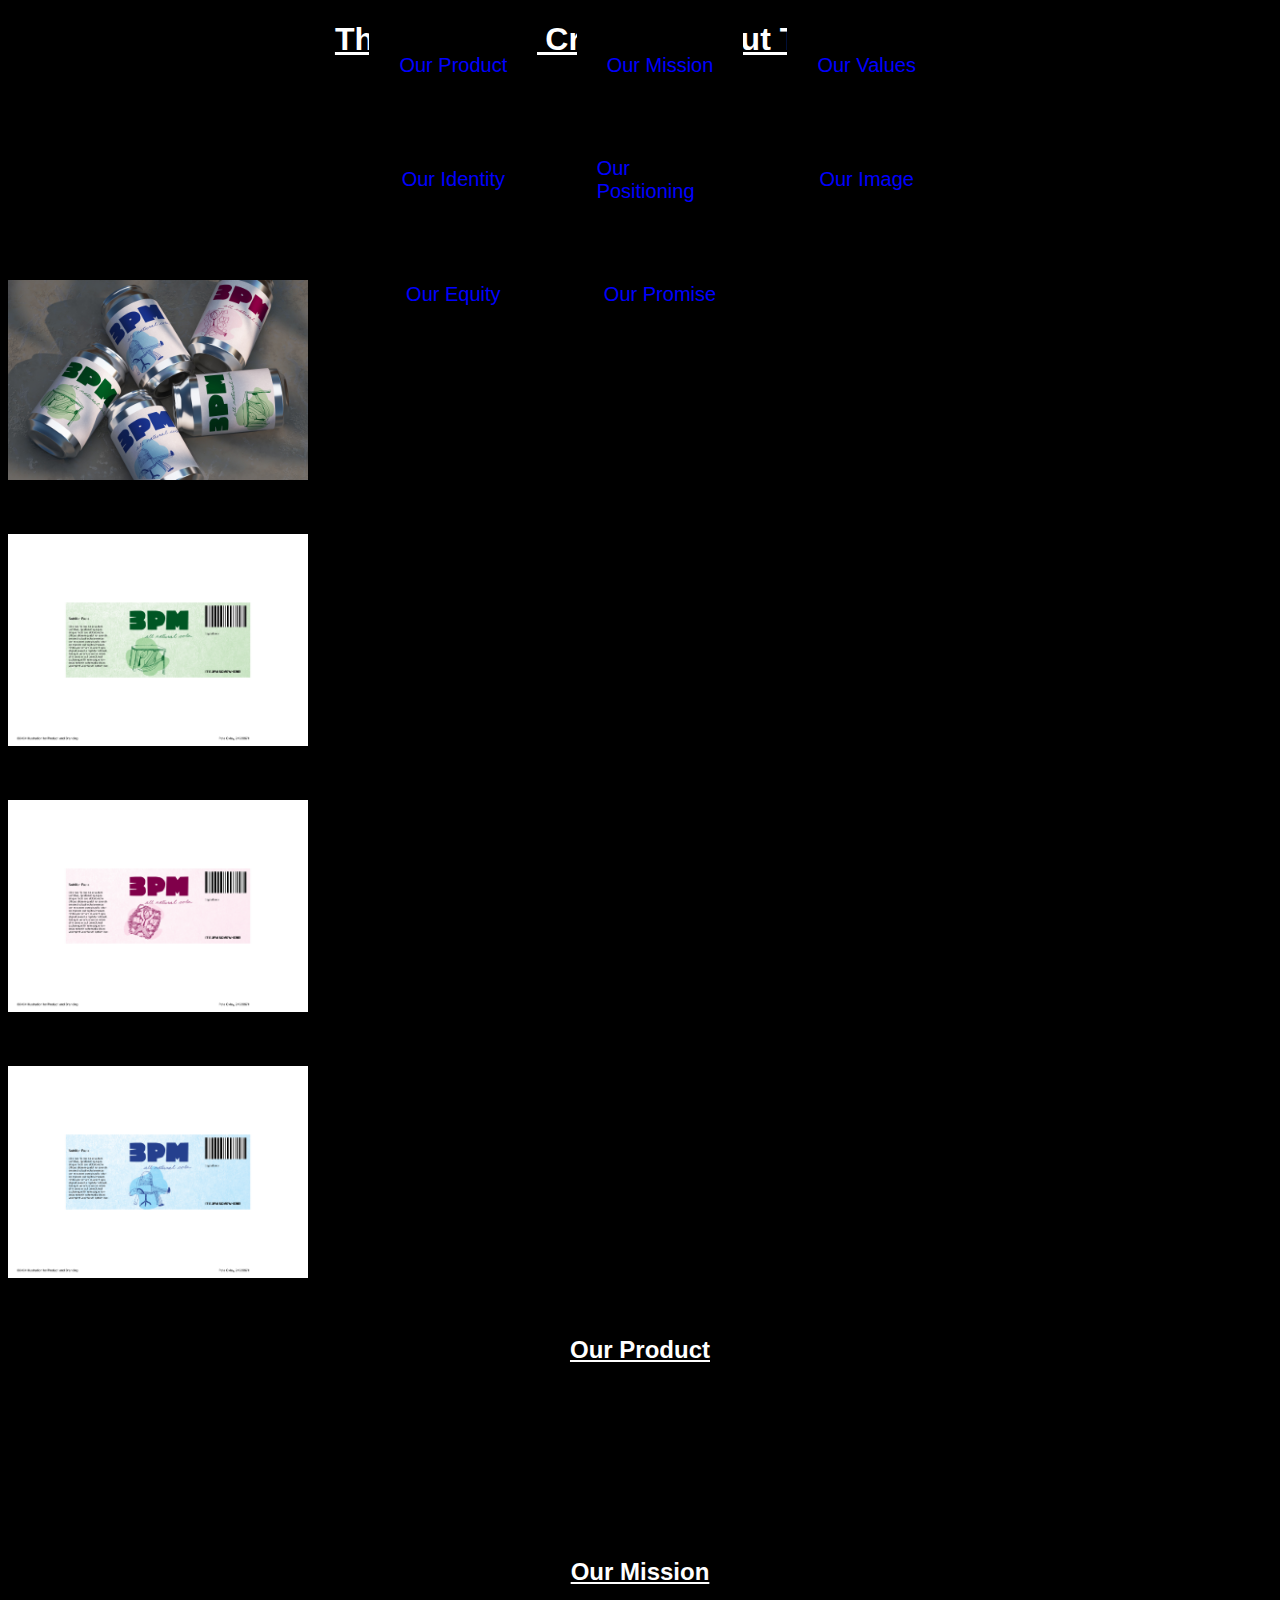
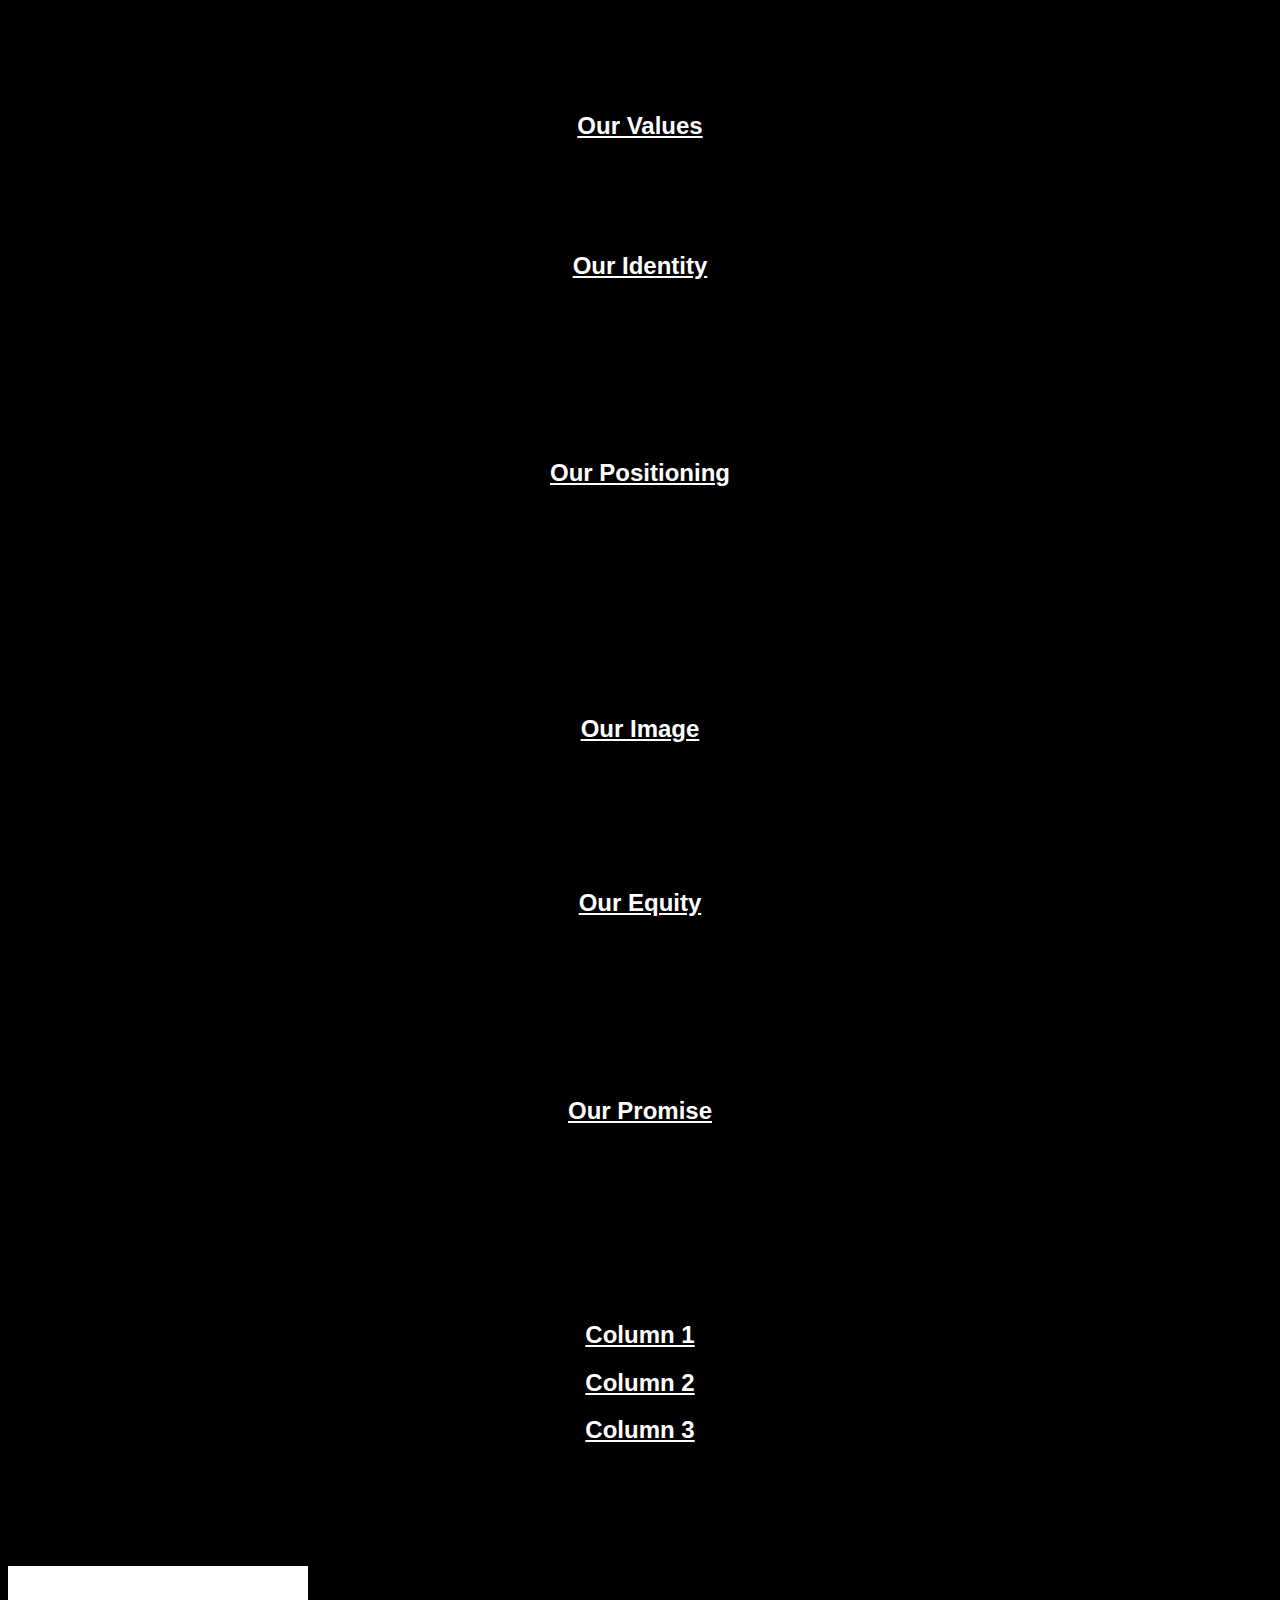
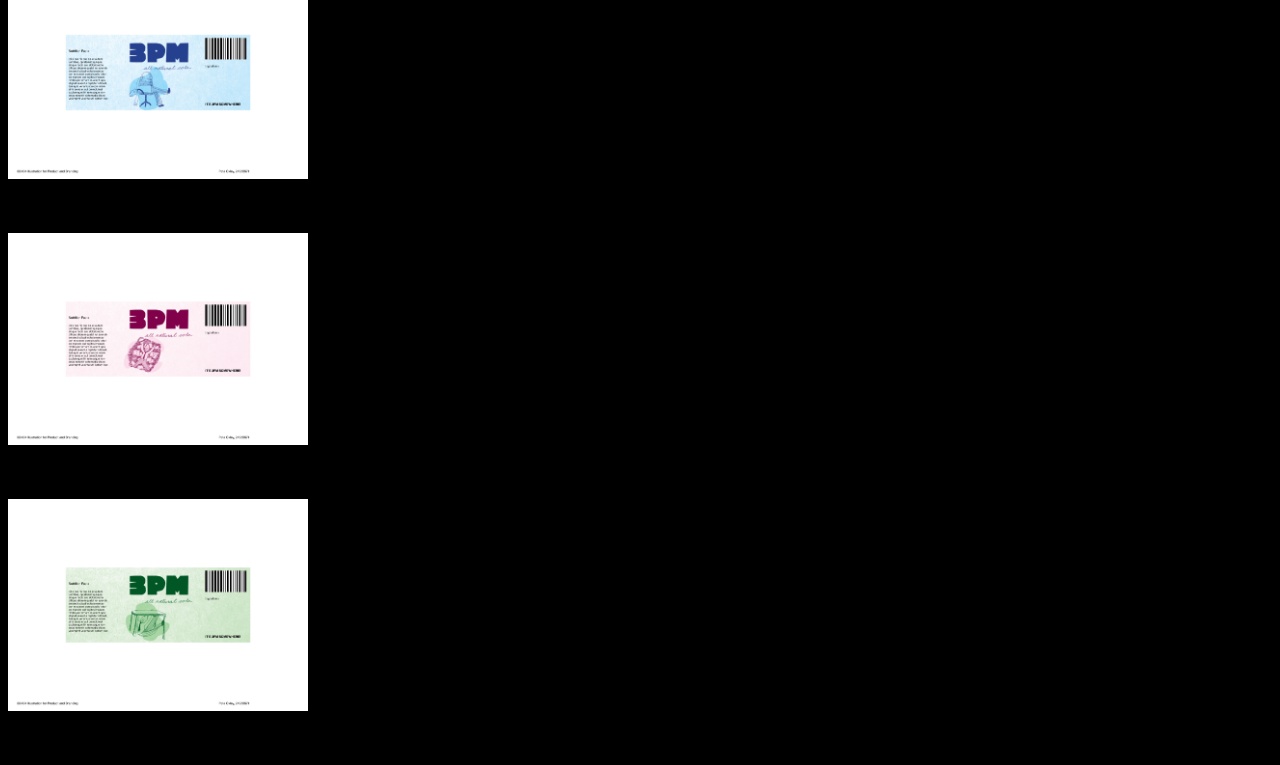
<file: web/index.html>
<!DOCTYPE html>
<html lang="en">
    <head>
        <meta charset="UTF-8">
        <meta name="viewport" content="width=device-width, initial-scale=1.0">
        <meta name="keywords" content="3pm, Healthy Cola, Beverage">
        <meta name="description" content="3pm. The Cola You Crave, Without The Crash.">
        <meta name="author" content="Peta Oxley">
        <title>3PM BEVERAGES</title>
        <link rel="stylesheet" href="css/style.css">
    </head>
 <body>
        <header>
            <h1>The Cola You Crave, Without The Crash.</h1>
            <nav>
            <ul>
                <li><a href="#product">Our Product</a></li>
                <li><a href="#mission">Our Mission</a></li>
                <li><a href="#values">Our Values</a></li>
                <li><a href="#identity">Our Identity</a></li>
                 <li><a href="#positioning">Our Positioning</a></li>
                <li><a href="#image">Our Image</a></li>
                 <li><a href="#equity">Our Equity</a></li>
                <li><a href="#promise">Our Promise</a></li>
            </ul>
        </nav>
        </header>
        
        <main>
            <section>
                <div class="item">
                    <img src="images/mockup.jpg" alt="Mockup of 3pm Cans">
                    <p>Mockup of 3pm Beverage Cans.</p>
                </div>
                <div class="item">
                    <img src="images/green1.png" alt="Green Can Label Mockup">
                    <p>Green Can Label Mockup.</p>
                </div>
                <div class="item">
                    <img src="images/berry2.png" alt="Berry Can Label Mockup">
                    <p>Berry Can Label Mockup.</p>
                </div>
                  <div class="item">
                    <img src="images/blue3.png" alt="Blue Can Label Mockup">
                    <p>Blue Can Label Mockup.</p>
            </section>
                
        
            </section>
                <section>
                    <section id="product">
                        <h2>Our Product</h2>  
                        <p> <em>Classic Cola Flavour, Cleaned Up. </em></p>
                        <p> At 3PM, cravings hit differently. That moment in the afternoon when you want something cold, fizzy, and familiar — but not loaded with artificial junk.</p>
                        <p> So we made the drink you already love, cleaner. </p>
                        <p> Bold cola taste. Zero sugar. No shady chemicals.</p>
                        <p> Better choices, bottled.</p>
                    </section>
                    <section id="mission">
                        <h2>Our Mission</h2>
                        <p> <em>Make better the default</em></p>
                        <p>Our mission is to reimagine everyday indulgences so people don’t have to choose between what tastes good and what feels good.</p>
                        <p>We believe healthier options shouldn’t feel like a sacrifice — they should feel obvious. </p>
                    </section>
                    <section id="values">
                        <h2>Our Values</h2>
                        <ul>
                            <li><strong>Transparency. </strong> What’s inside matters. We’re clear about our ingredients and why they’re there.</li>
                            <li><strong>Simplicity. </strong> If it doesn’t improve taste or wellbeing, it doesn’t belong.</li>
                            <li><strong>Progress. </strong> We challenge outdated formulas and industry norms, because “that’s how it’s always been done” isn’t good enough.</li>
                            <li><strong>Enjoyment. </strong> Healthier doesn’t mean boring. Flavor comes first.</li>
                        </ul>
                    </section>
                      <section id="identity">
                        <h2>Our Identity</h2>
                        <p>3PM doesn’t shout. It doesn’t guilt.</p>
                        <p>It simply offers a better option. </p>
                          <ul>
                              <li><strong>Tone.</strong>Confident, modern, and honest.</li>
                              <li><strong>Personality.</strong>Calm, smart, and slightly rebellious.</li>
                              <li><strong>Look and Feel.</strong>Minimal, premium, and high-contrast.</li>
                              <li><strong>Voice.</strong>Direct, refreshing, and never preachy.</li>
                          </ul>
                    </section>
                      <section id="positioning">
                        <h2>Our Positioning</h2>
                        <p>For people who love soda, and read labels.</p>
                        <p>3PM sits at the intersection of indulgence and intention.</p>
                        <p>It’s for people who want the nostalgia of cola with the mindset of modern wellness. </p>
                        <p>Not a diet drink.</p>
                        <p>Not a health fad.</p>
                        <p>A smarter evolution of a classic.</p>
                    </section>
                      </section>
                      <section id="image">
                        <h2>Our Image</h2>
                        <p>It feels like the drink you reach for at 3PM — when energy dips, cravings hit, and balance matters.</p>
                          <ul>
                              <li>Clean but not clinical.</li>
                              <li>Premium but approachable.</li>
                              <li>Health-aware without being “wellness-obsessed”</li>
                              <li>Familiar, yet forward-thinking.</li>
                          </ul>
                    </section>
                      </section>
                      <section id="equity">
                        <h2>Our Equity</h2>
                        <p>It's not a trendy drink, its a staple.</p>
                        <p>We build trust with our customers through:</p>
                          <ul>
                              <li>Ingredient integrity.</li>
                              <li>Consistent taste experience.</li>
                              <li>Clear messaging.</li>
                              <li>Long-term lifestyle relevance.</li>
                          </ul>
                    </section>
                  </section>
                      <section id="promise">
                        <h2>Our Promise</h2>
                        <p>If it doesn't taste premium, it doesn't ship.</p>
                        <p>We promise:</p>
                          <ul>
                              <li>Cola flavor you actually want.</li>
                              <li>Ingredients you can feel good about.</li>
                              <li>No hidden trade-offs.</li>
                          </ul>
                          <p>Same ritual, better outcome.</p>
                    </section>

                    <section class="grid1">
                        <h2>Column 1</h2>
                        <h2>Column 2</h2>
                        <h2>Column 3</h2>
                        <p>This is the column 1 section of the website.</p>

                        <p>This is the column 2 section of the website.</p>

                        <p>This is the column 3 section of the website.</p>
                    </section>
                </section>
                <section>
                    <section class="grid2">
                        <div class="item">
                            <img src="images/blue3.png" alt="Blue Can Mockup.">
                            <p>Blue Can Mockup..</p>
                        </div>
                        <div class="item">
                            <img src="images/berry2.png" alt="Berry Can Mockup.">
                            <p>Berry Can Mockup.</p>
                        </div>
                        <div class="item">
                            <img src="images/green1.png" alt="Green Can Mockup.">
                            <p>Green Can Mockup.</p>
                        </div>
                    </section>
                </section>
            
            
            
        </main>
    </body>
</html>
</file>
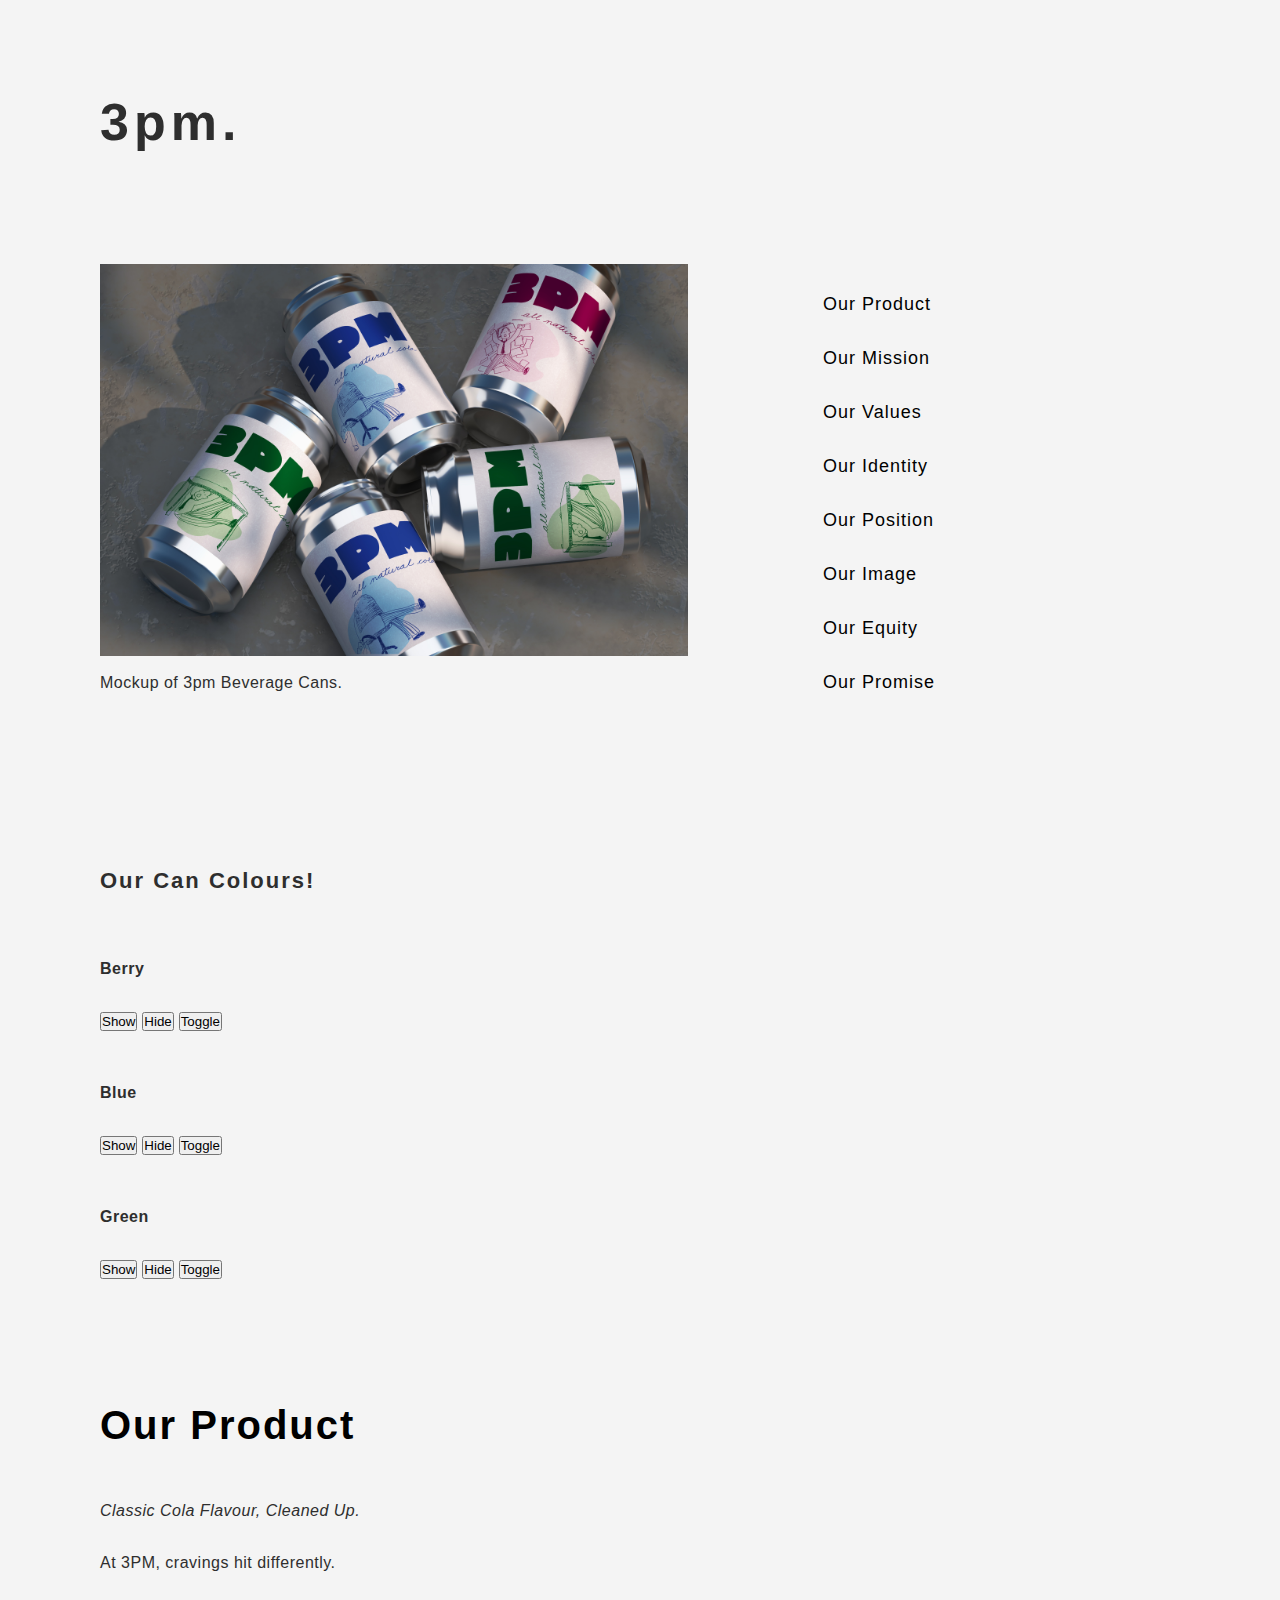
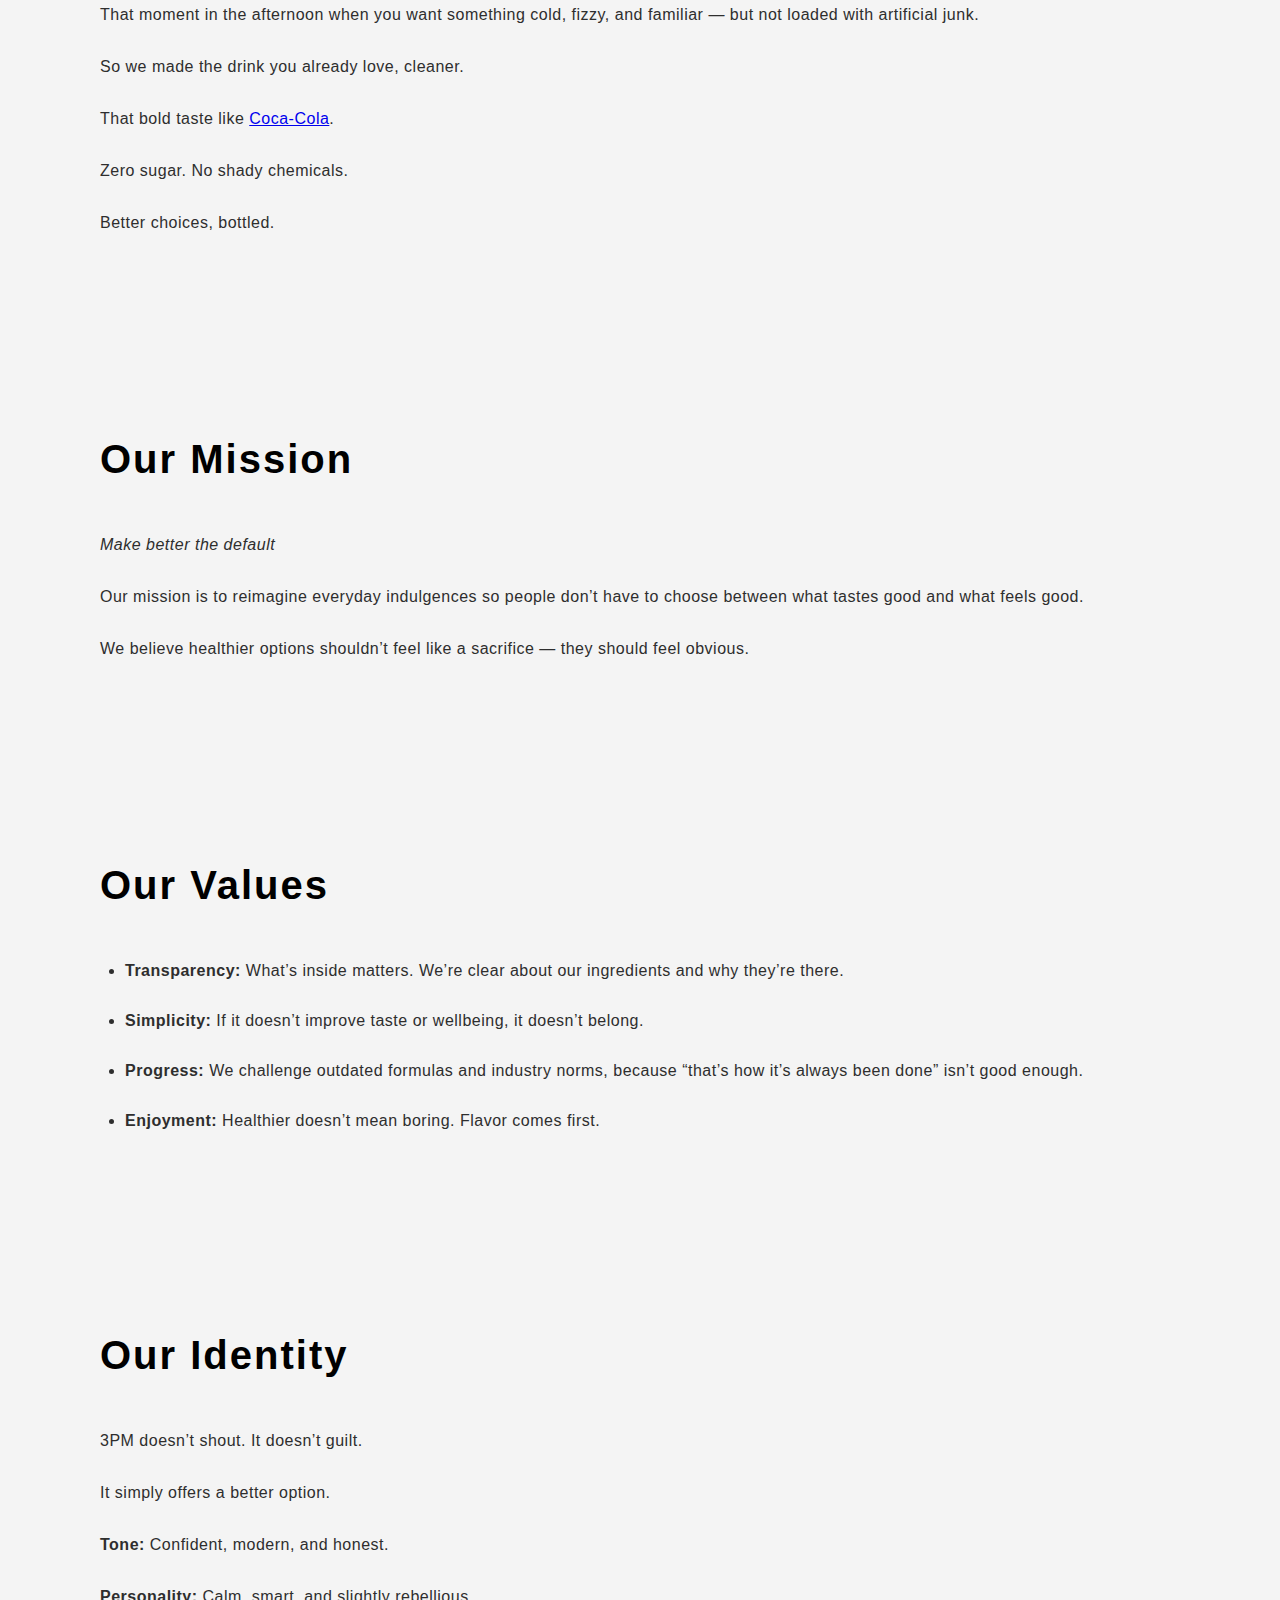
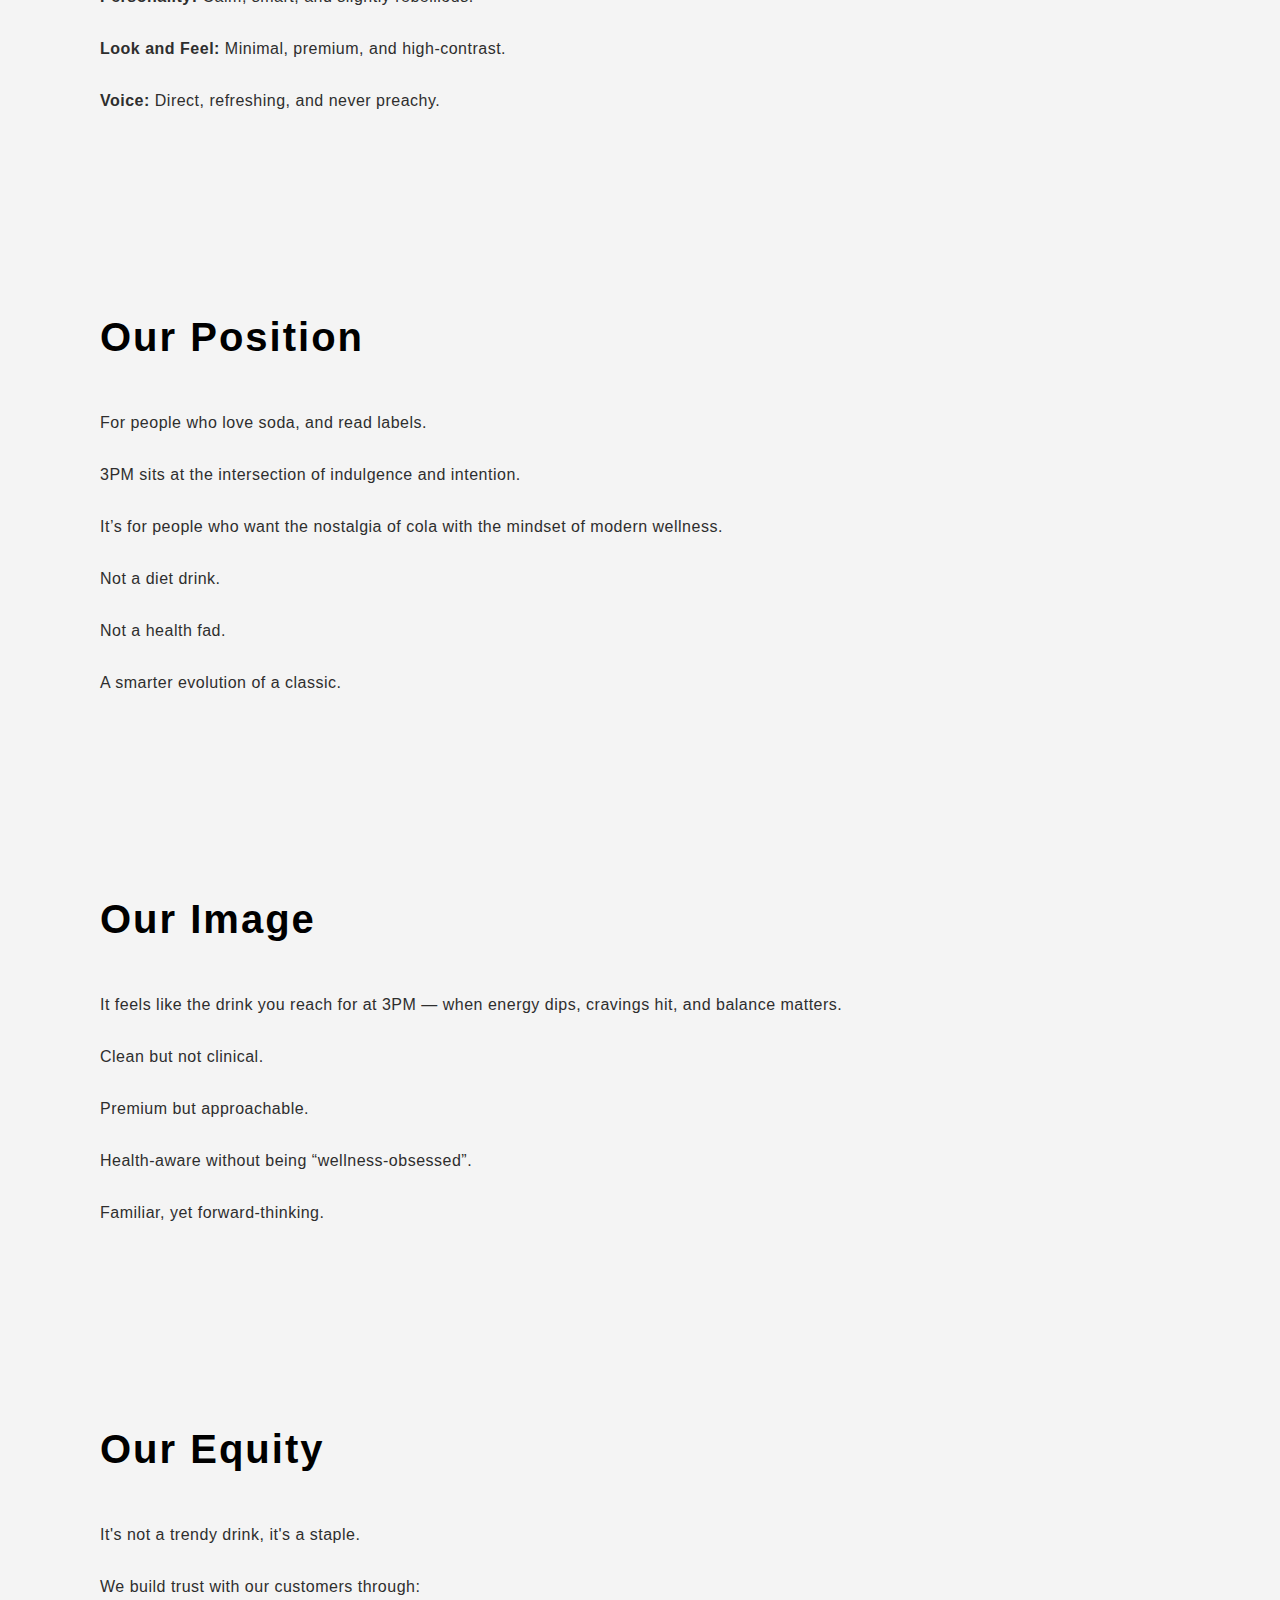
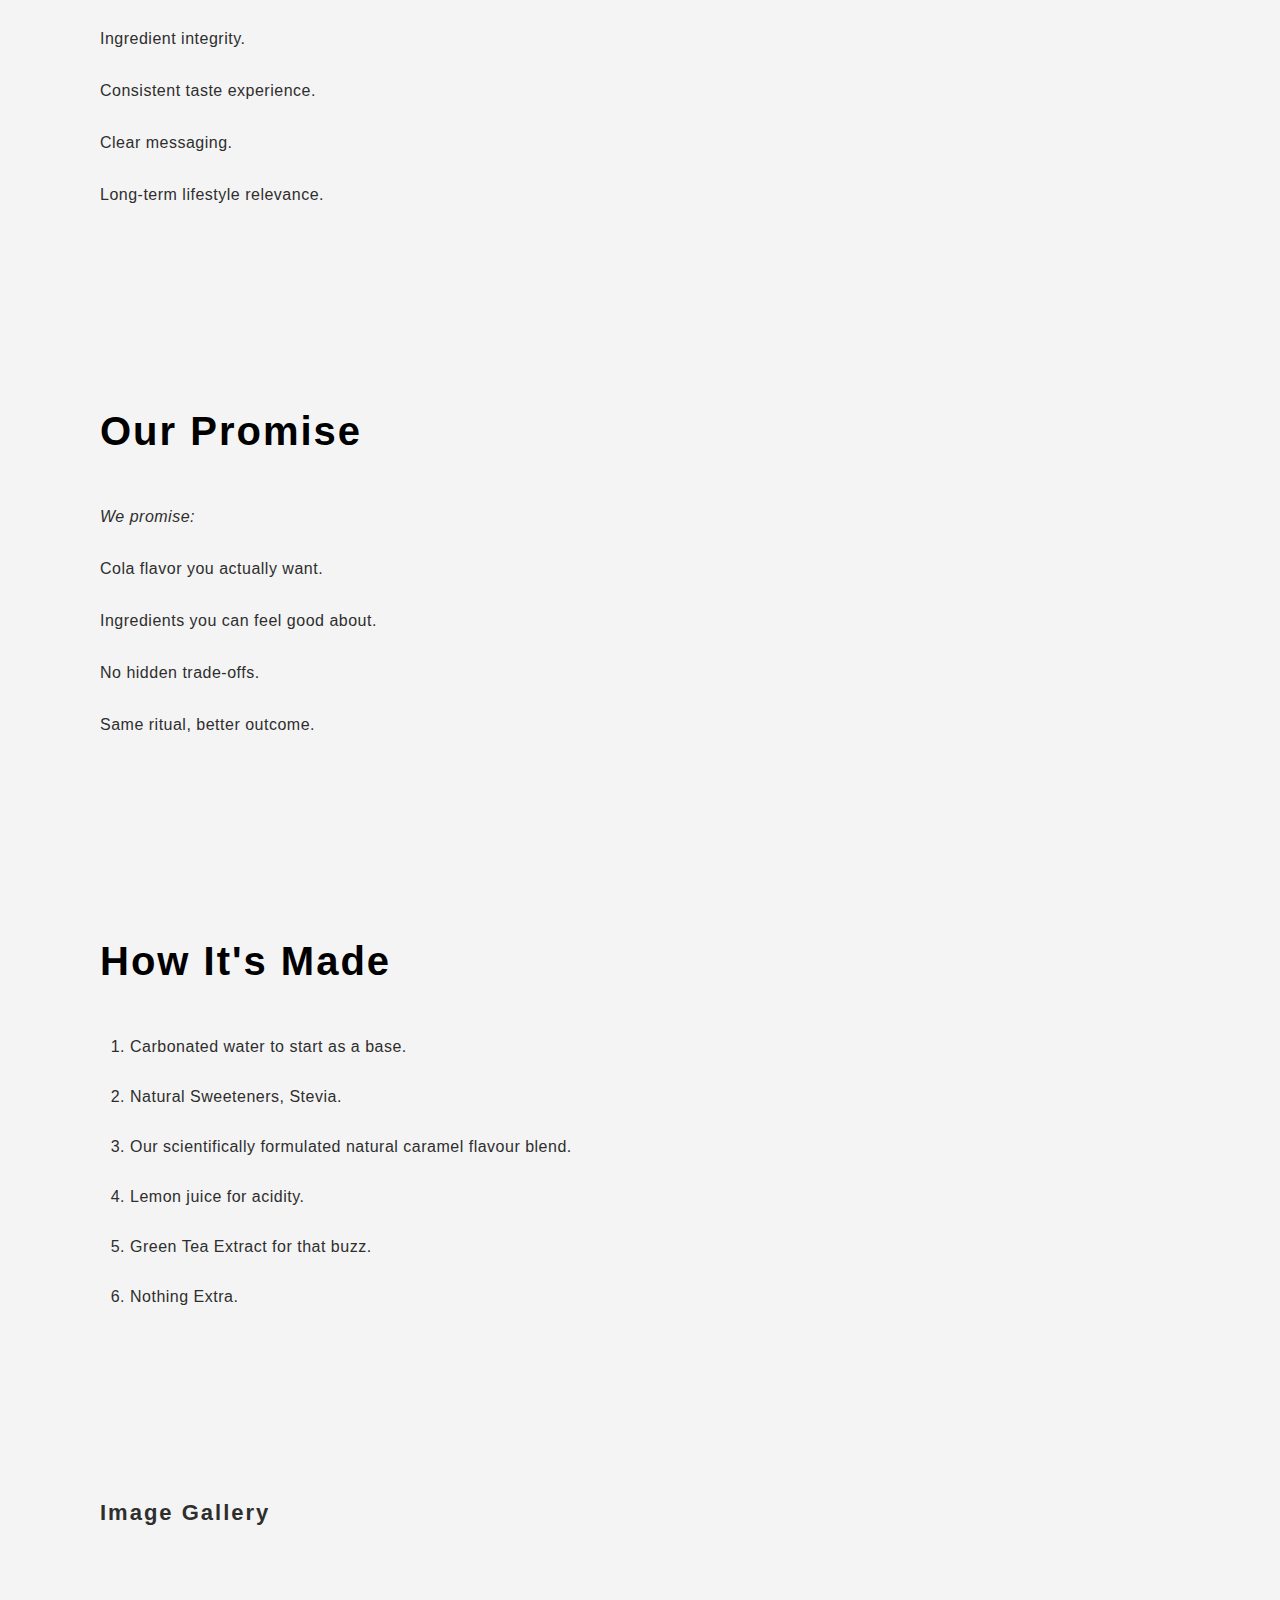
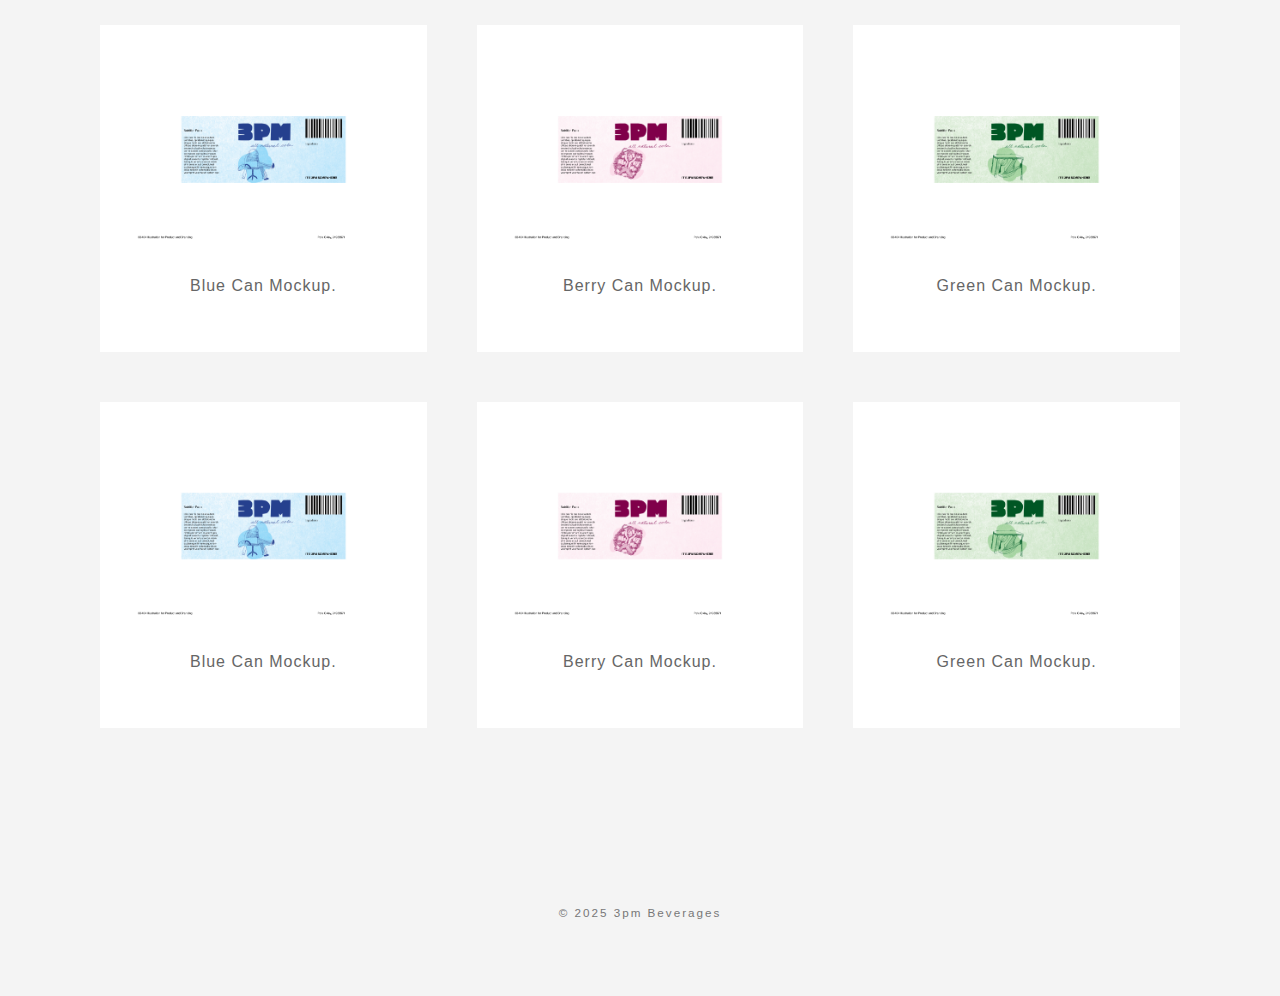
<file: web1/index.html>
<!DOCTYPE html>
<html lang="en">
<head>
    <meta name="author" content="Peta Oxley">
    <meta name="description" content="3pm. The Cola You Crave, Without The Crash.">
    <meta name="keywords" content="3pm, Healthy Cola, Beverage">
    <meta name="viewport" content="width=device-width, initial-scale=1.0">
    <meta charset="UTF-8">
    <title>3PM BEVERAGES</title>   
    <link rel="stylesheet" href="css/style.css">
    <link rel="stylesheet" href="css/mobile.css" media="only screen and (max-width: 480px)">
    <script src="js/script.js" defer></script>
</head>

<body>

<header>
    <h1><strong>3pm.</strong></h1>
</header>

<section class="grid4">
    <div class="item">
        <img src="images/mockup.jpg" alt="Mockup of 3pm Cans">
        <p>Mockup of 3pm Beverage Cans.</p>
    </div>

    <nav>
        <ul>
            <li><a id= pinkClick href="#product">Our Product</a></li>
            <li><a id= pinkClick href="#mission">Our Mission</a></li>
            <li><a id= pinkClick href="#values">Our Values</a></li>
            <li><a id= pinkClick href="#identity">Our Identity</a></li>
            <li><a id= pinkClick href="#position">Our Position</a></li>
            <li><a id= pinkClick href="#image">Our Image</a></li>
            <li><a id= pinkClick href="#equity">Our Equity</a></li>
            <li><a id= pinkClick href="#promise">Our Promise</a></li>
        </ul>
    </nav>
</section>

<main>
    <h3>Our Can Colours!</h3>
       <div id="pinkClick">
    </div>

    <section class="colour-section">
        <p><strong>Berry</strong></p>
        <button class="show">Show</button>
        <button class="hide">Hide</button>
        <button class="toggle">Toggle</button>
        <div class="showHideBox showHideContainer berryBox"></div>
    </section>

    <section class="colour-section">
        <p><strong>Blue</strong></p>
        <button class="show">Show</button>
        <button class="hide">Hide</button>
        <button class="toggle">Toggle</button>
        <div class="showHideBox showHideContainer blueBox"></div>
    </section>

    <section class="colour-section">
        <p><strong>Green</strong></p>
        <button class="show">Show</button>
        <button class="hide">Hide</button>
        <button class="toggle">Toggle</button>
        <div class="showHideBox showHideContainer greenBox"></div>
    </section>

<section id="product">
    <h2><strong> Our Product</strong></h2>
    <p><em>Classic Cola Flavour, Cleaned Up.</em></p>
    <p>At 3PM, cravings hit differently.</p>
    <p>That moment in the afternoon when you want something cold, fizzy, and familiar — but not loaded with artificial junk.</p>
    <p>So we made the drink you already love, cleaner.</p>
    <p>That bold taste like <a href="https://www.coca-cola.com/us/en">Coca-Cola</a>.</p>
    <p>Zero sugar. No shady chemicals.</p>
    <p>Better choices, bottled.</p>
</section>

<section id="mission">
    <h2><strong>Our Mission</strong></h2>
    <p><em>Make better the default</em></p>
    <p>Our mission is to reimagine everyday indulgences so people don’t have to choose between what tastes good and what feels good.</p>
    <p>We believe healthier options shouldn’t feel like a sacrifice — they should feel obvious.</p>
</section>

<section id="values">
    <h2><strong>Our Values</strong></h2>
    <ul>
        <li><strong>Transparency:</strong> What’s inside matters. We’re clear about our ingredients and why they’re there.</li>
        <li><strong>Simplicity:</strong> If it doesn’t improve taste or wellbeing, it doesn’t belong.</li>
        <li><strong>Progress:</strong> We challenge outdated formulas and industry norms, because “that’s how it’s always been done” isn’t good enough.</li>
        <li><strong>Enjoyment:</strong> Healthier doesn’t mean boring. Flavor comes first.</li>
    </ul>
</section>

<section id="identity">
    <h2><strong>Our Identity</strong></h2>
    <p>3PM doesn’t shout. It doesn’t guilt.</p>
    <p>It simply offers a better option.</p>
    <p><strong>Tone:</strong> Confident, modern, and honest.</p>
    <p><strong>Personality:</strong> Calm, smart, and slightly rebellious.</p>
    <p><strong>Look and Feel:</strong> Minimal, premium, and high-contrast.</p>
    <p><strong>Voice:</strong> Direct, refreshing, and never preachy.</p>
</section>

<section id="position">
    <h2><strong>Our Position</strong></h2>
    <p>For people who love soda, and read labels.</p>
    <p>3PM sits at the intersection of indulgence and intention.</p>
    <p>It’s for people who want the nostalgia of cola with the mindset of modern wellness.</p>
    <p>Not a diet drink.</p>
    <p>Not a health fad.</p>
    <p>A smarter evolution of a classic.</p>
</section>

<section id="image">
    <h2><strong>Our Image</strong></h2>
    <p>It feels like the drink you reach for at 3PM — when energy dips, cravings hit, and balance matters.</p>
    <p>Clean but not clinical.</p>
    <p>Premium but approachable.</p>
    <p>Health-aware without being “wellness-obsessed”.</p>
    <p>Familiar, yet forward-thinking.</p>
</section>

<section id="equity">
    <h2><strong>Our Equity</strong></h2>
    <p>It's not a trendy drink, it's a staple.</p>
    <p>We build trust with our customers through:</p>
    <p>Ingredient integrity.</p>
    <p>Consistent taste experience.</p>
    <p>Clear messaging.</p>
    <p>Long-term lifestyle relevance.</p>
</section>

<section id="promise">
    <h2><strong>Our Promise</strong></h2>
    <p><em>We promise:</em></p>
    <p>Cola flavor you actually want.</p>
    <p>Ingredients you can feel good about.</p>
    <p>No hidden trade-offs.</p>
    <p>Same ritual, better outcome.</p>
</section>

<section>
    <h2><strong>How It's Made</strong></h2>
    <ol>
        <li>Carbonated water to start as a base.</li>
        <li>Natural Sweeteners, Stevia.</li>
        <li>Our scientifically formulated natural caramel flavour blend.</li>
        <li>Lemon juice for acidity.</li>
        <li>Green Tea Extract for that buzz.</li>
        <li>Nothing Extra.</li>
    </ol>
</section>

<h3>Image Gallery</h3>

<section class="grid4">
<div class="blue item">
<img src="images/blue3.png" alt="Blue Can Mockup">
<p>Blue Can Mockup.</p>
</div> 
<div class="berry item">
<img src="images/berry2.png" alt="Berry Can Mockup">
<p>Berry Can Mockup.</p>
</div>
<div class="green item">
<img src="images/green1.png" alt="Green Can Mockup">
<p>Green Can Mockup.</p>
</div>
<div class="blue item">
<img src="images/blue3.png" alt="Blue Can Mockup">
<p>Blue Can Mockup.</p>
</div>
<div class="berry item">
<img src="images/berry2.png" alt="Berry Can Mockup">
<p>Berry Can Mockup.</p>
</div>
<div class="green item">
<img src="images/green1.png" alt="Green Can Mockup">
<p>Green Can Mockup.</p>
</div>
</section>

</main>

<footer>
    <small>&copy; 2025 3pm Beverages</small>
</footer>

</body>
</html>
</file>
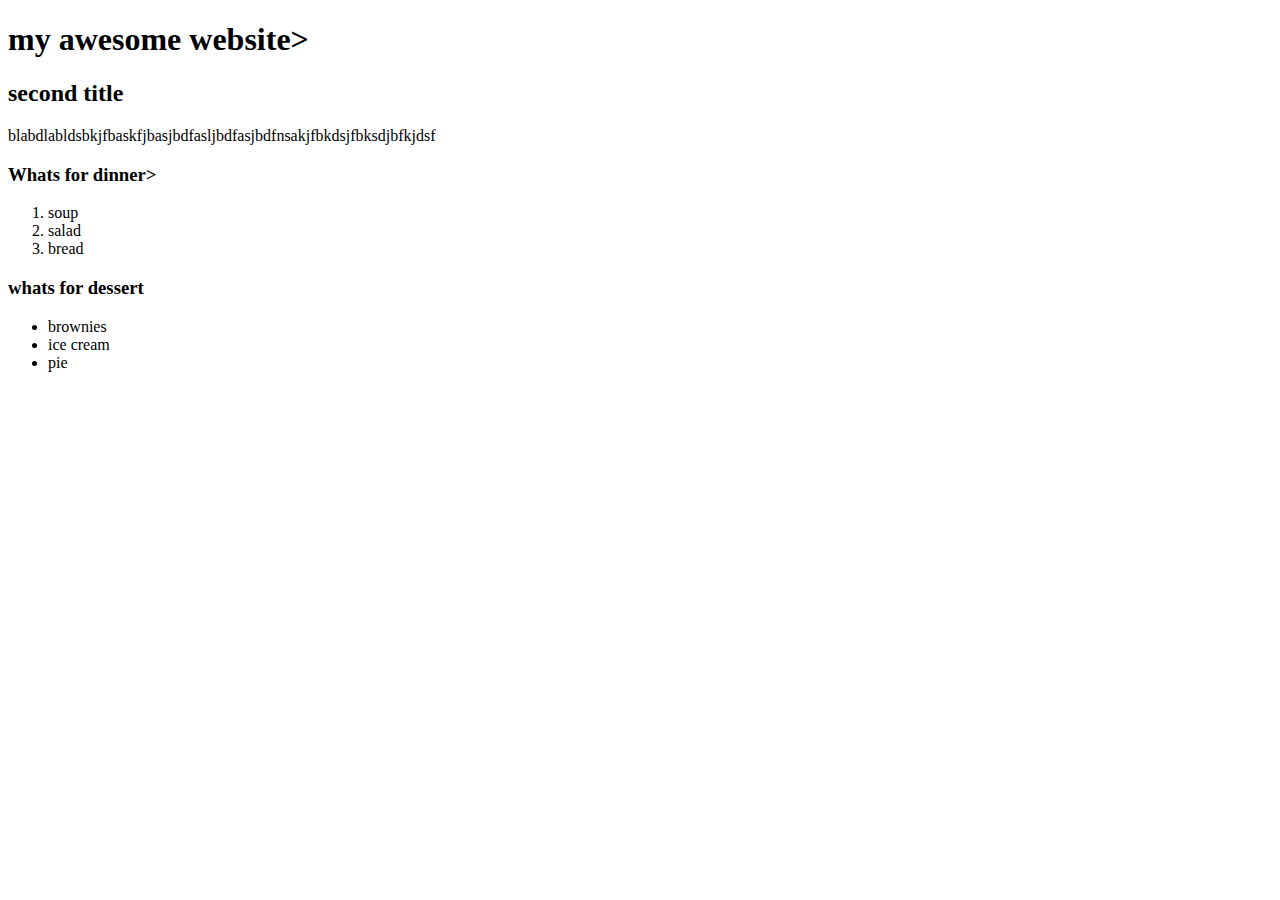
<file: mainpage.html>
<!DOCTYPE html>
<html>
    <head>
        <title> my super awesome website </title>
    </head>
    <body>
        <header>
            <h1> my awesome website> </h1>
            <nav></nav>
        </header>

        <main>
            <section>
                <h2>second title </h2>
                <p> blabdlabldsbkjfbaskfjbasjbdfasljbdfasjbdfnsakjfbkdsjfbksdjbfkjdsf </p>
            </section>
            <section>
                <h3> Whats for dinner> </h3>
                <ol>
                    <li> soup </li>
                    <li> salad </li>
                    <li> bread </li>
                </ol>
            </section>
            <section>
                <h3> whats for dessert </h3>
                <ul>
                    <li> brownies </li>
                    <li> ice cream </li>
                    <li> pie </li>
</file>
<file: web/css/style.css>
body, header {
    background-color: rgb(0, 0, 0);
}

h1, h2, h3 {
    color: #ffffff;
    text-align: center;
    text-decoration: underline;
    font-family: sans-serif;
}

header > p {
    text-align: center;
    font-family: sans-serif;
}

nav > ul {
    width: 600px;
    height: 200px;
    margin: 0 auto;
    display: grid;
    grid-template-rows: auto;
    grid-template-columns: 1fr 1fr 1fr;
    grid-gap: 20px;
    justify-content: center;
    justify-items: center;
    align-content: center;
    align-items: center;
}

nav > ul > li {
    padding: 30px;
    list-style: none; /* removes dots from list elements */
    background-color: black;
}

nav > ul > li > a {
    color: blue;
    font-size: 20px;
    font-family: sans-serif;
    text-decoration: none;
}

nav > ul > li > a:hover {
    background-color: blanchedalmond;
}

div > img {
    width: 300px;
}
</file>
<file: web1/css/style.css>
* {
    margin: 0;
    padding: 0;
    box-sizing: border-box;
}

body {
    background-color: #f4f4f4;
    font-family: 'Roboto', sans-serif;
    color: #2e2e2e;
    line-height: 2;
    letter-spacing: 0.5px;
}



header {
    padding: 70px 100px 30px 100px;
}

h1 {
    font-size: 52px;
    font-weight: 900;
    letter-spacing: 5px;
    cursor: pointer;
}


.grid4:first-of-type {
    display: grid;
    grid-template-columns: 1.5fr 1fr;
    gap: 100px;
    padding: 60px 100px;
    align-items: center;
}


.grid4:first-of-type img {
    width: 100%;
    max-width: 700px;
}



nav ul {
    list-style: none;
}

nav li {
    margin-bottom: 22px;
}

nav a {
    text-decoration: none;
    color: #000000;
    font-size: 18px;
    letter-spacing: 1px;
    padding: 6px 10px;
}


nav a:hover {
    background-color: #e6e6e6;
}



section {
    padding: 80px 100px;
}

h2 {
    font-size: 28px;
    margin-bottom: 30px;
    letter-spacing: 2px;
}

h3 {
    font-size: 22px;
    margin: 80px 100px 30px 100px;
    letter-spacing: 2px;
}

p {
    margin-bottom: 20px;
    font-size: 16px;
}



ul {
    margin-top: 20px;
    padding-left: 25px;
}

ul li {
    margin-bottom: 18px;
}



ol {
    margin-top: 25px;
    padding-left: 30px;
}

ol li {
    margin-bottom: 18px;
}



main .grid4 {
    display: grid;
    grid-template-columns: repeat(3, 1fr);
    gap: 50px;
    padding: 60px 100px 100px 100px;
}

main .grid4 .item {
    background: white;
    padding: 30px;
    text-align: center;
}

main .grid4 img {
    width: 100%;
}

main .grid4 p {
    margin-top: 15px;
    color: #666;
    letter-spacing: 1px;
}


footer {
    text-align: center;
    padding: 70px 0;
    font-size: 14px;
    letter-spacing: 2px;
    color: #777;
}

.showHideContainer {
display: none;
width: 140px;
height: 140px;
margin-top: 15px;
border: 2px solid #999;
}

.visibleBox {
display: block;
}

.berryBox {
background-color: lightpink;
}

.blueBox {
background-color: lightblue;
}

.greenBox {
background-color: lightgreen;
}

.purpleBackground {
background-color: lavender !important;
}

.clickedBox {
background-color: #f3d9ff;
border-radius: 4px;
}

.hoverBox {
background-color: #e6e6e6;
}

.bigText {
font-size: 40px;
color: black;
}

.hero-grid {
display: grid;
grid-template-columns: 1.5fr 1fr;
gap: 100px;
padding: 60px 100px;
align-items: center;
}

.hero-grid img {
width: 100%;
max-width: 700px;
}

.colour-heading {
padding-bottom: 20px;
}

.colour-section {
padding-top: 20px;
padding-bottom: 20px;
}
</file>
<file: web1/css/mobile.css>
@import "style.css";

body {
    padding: 0 12px;
    line-height: 1.6;
}

/* Header */
header {
    padding: 25px 0 15px 0;
    text-align: center;
}

h1 {
    font-size: 32px;
    letter-spacing: 2px;
}

.grid4:first-of-type {
    display: block;
    padding: 20px 0 30px 0;
}

.grid4:first-of-type img {
    width: 100%;
    max-width: 100%;
    display: block;
    margin: 0 auto 30px auto;
}

nav li {
    margin-bottom: 10px;
}

nav a {
    display: block;
    font-size: 15px;
    padding: 6px 0;
}

section {
    padding: 30px 0;
}

h2 {
    margin-bottom: 15px;
    letter-spacing: 1px;
}

h3 {
    font-size: 18px;
    margin: 40px 0 20px 0;
    text-align: center;
}

p {
    font-size: 14px;
    margin-bottom: 12px;
}

ul,
ol {
    padding-left: 18px;
    margin-top: 10px;
}

ul li,
ol li {
    margin-bottom: 10px;
}


main .grid4 {
    display: block; /* remove grid */
    padding: 20px 0 40px 0;
}

main .grid4 .item {
    margin-bottom: 30px;
    padding: 0;
}

main .grid4 img {
    width: 100%;
    height: auto;
    display: block;
}

footer {
    padding: 25px 0;
    font-size: 12px;
}
</file>
